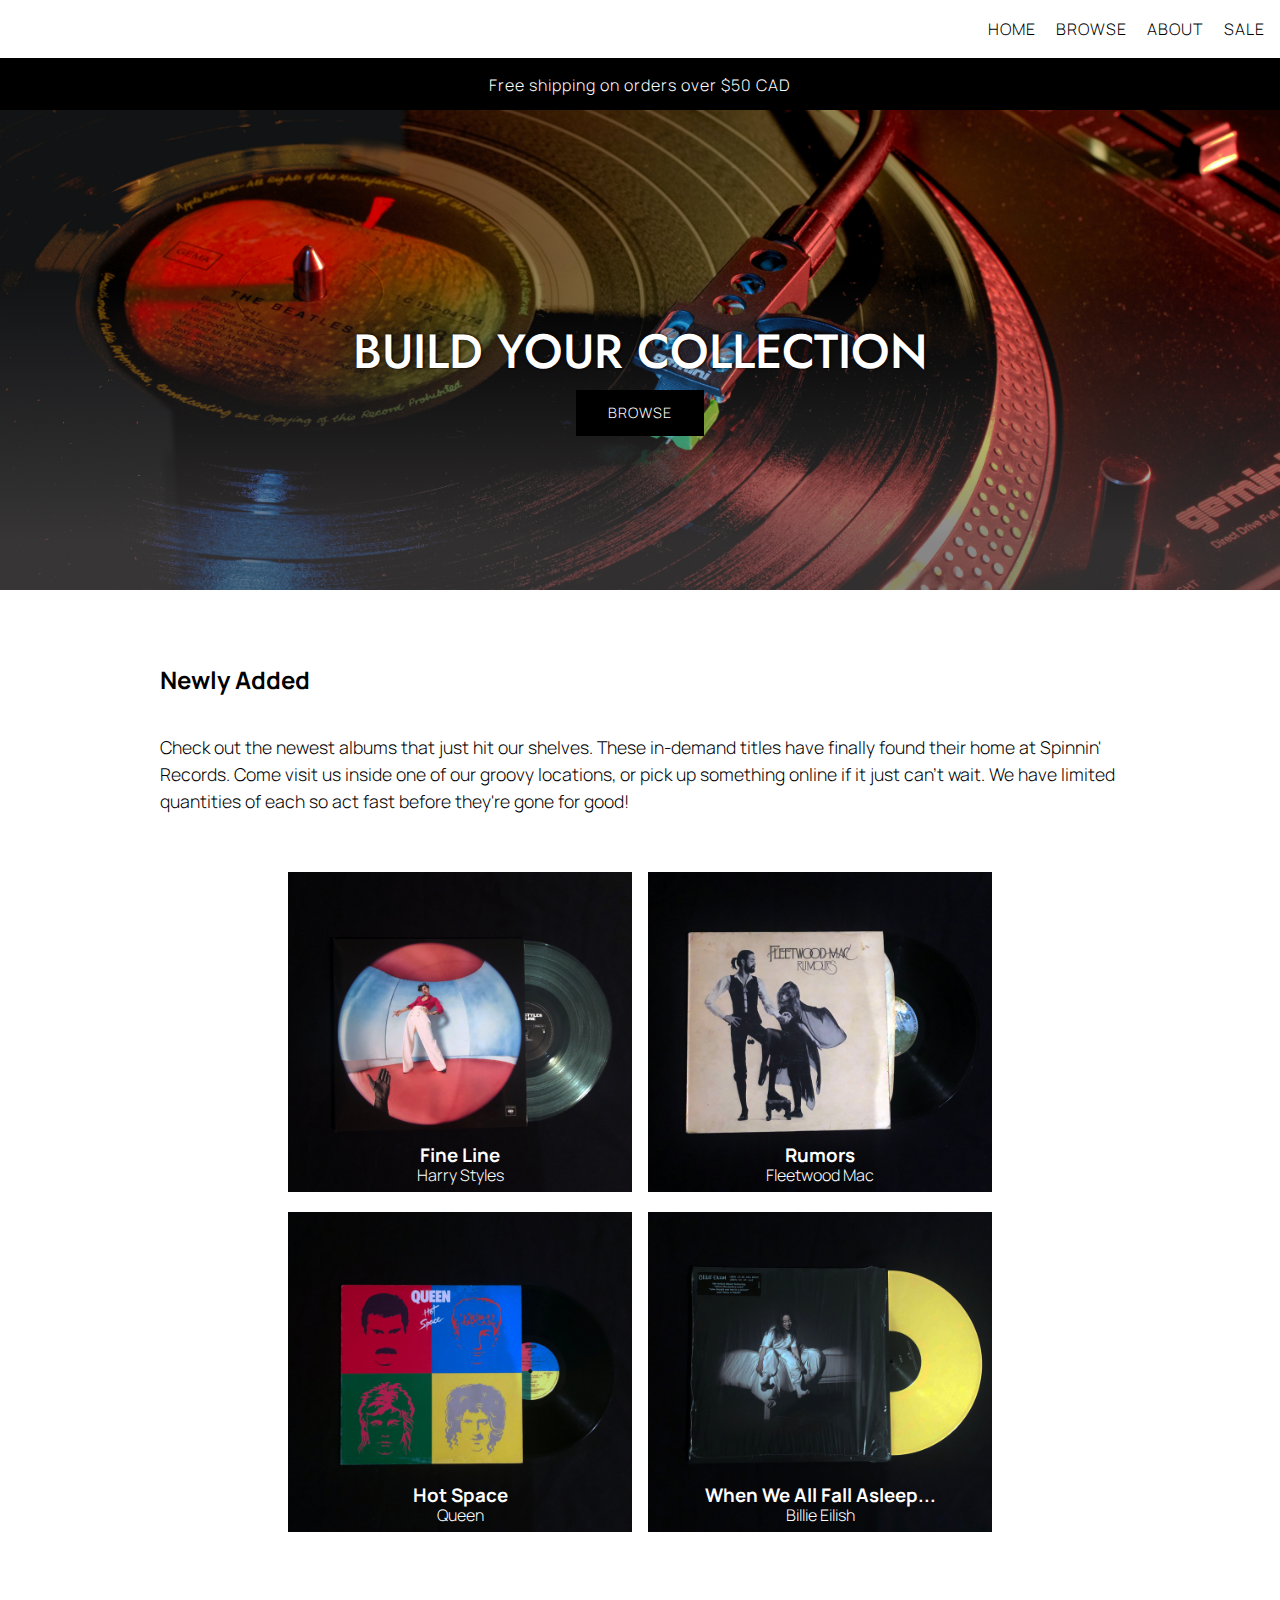
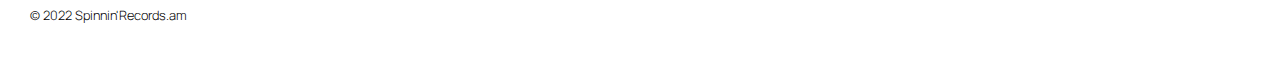
<file: index.html>
<!DOCTYPE html>
<html lang="en">
  <head>
    <meta charset="UTF-8">
    <meta http-equiv="X-UA-Compatible" content="IE=edge">
    <meta name="viewport" content="width=device-width, initial-scale=1.0">
    <link rel="stylesheet" href="https://cdnjs.cloudflare.com/ajax/libs/font-awesome/4.7.0/css/font-awesome.min.css">
    <link href="css/normalize.css" rel="stylesheet" type="text/css">
    <link href="css/styles.css" rel="stylesheet" type="text/css">
    
    <title>Spinnin' Records</title>
  </head>

  <body>
      <nav>
        <ul class="menu">
            <li class="menu-icon"><a href="#"><i class="fa fa-bars"></i></a><li>
            <li><a href="index.html">HOME</a></li>
            <li><a href="#">BROWSE</a></li>
            <li><a href="about.html">ABOUT</a></l1>
            <li><a href="#">SALE</a></l1>
        </ul>
    </nav>    

    <header>
    <div class="banner">
      <h1>Free shipping on orders over $50 CAD</h1>
    </banner>

    <div class="hero">
      <div class="hero-content">
        <h2 class="hero-text">BUILD YOUR COLLECTION</h2>
        <a href="#" class="button">BROWSE</a></button>
      </div>
    </div>
    </header>

    <section class="main">
      <h2>Newly Added</h2>
      <p>Check out the newest albums that just hit our shelves. These in-demand titles have finally found their home at Spinnin' Records. Come visit us inside one of our groovy locations, or pick up something online if it just can't wait. We have limited quantities of each so act fast before they're gone for good!  </p>
    </section>

    <section class="products">
        <div class="product">
          <img class="product-img" src="./assets/styles.jpg" alt="Fine Line by Harry Styles on vinyl"></img>
            
            <div class="product-text">
              <h3 class="product-title"><a href="product.html">Fine Line</a></h3>
              <div class="product-description">Harry Styles</div>
            </div>
        </div>

        <div class="product">
          <img class="product-img" src="./assets/fleetwood.jpg" alt="Rumors by Fleetwood Mac on vinyl"></img>
           
            <div class="product-text">
              <h3 class="product-title">Rumors</h3>
              <div class="product-description">Fleetwood Mac</div>
            </div>
        </div>

        <div class="product">
          <img class="product-img" src="./assets/queen.jpg" alt="Hot Space by Queen on vinyl"></img>
           
            <div class="product-text">
              <h3 class="product-title">Hot Space</h3>
              <div class="product-description">Queen</div>
            </div>
        </div>

        <div class="product">
            <img class="product-img" src="./assets/eilish.jpg" alt="When We All Fall Asleep Where Do We Go? by Billie Eilish on vinyl"></img>
           
            <div class="product-text">
              <h3 class="product-title">When We All Fall Asleep...</h3>
              <div class="product-description">Billie Eilish</div>
            </div>
        </div>
    </section>

    <div class="footer">
      <small>
      &copy; 2022 Spinnin'Records.am
      </small>
    </footer>
  </body>

<script src="https://code.jquery.com/jquery-3.6.1.slim.min.js" integrity="sha256-w8CvhFs7iHNVUtnSP0YKEg00p9Ih13rlL9zGqvLdePA=" crossorigin="anonymous"></script>
<script type="text/javascript" src="js/main.js"></script>
</html>
</file>
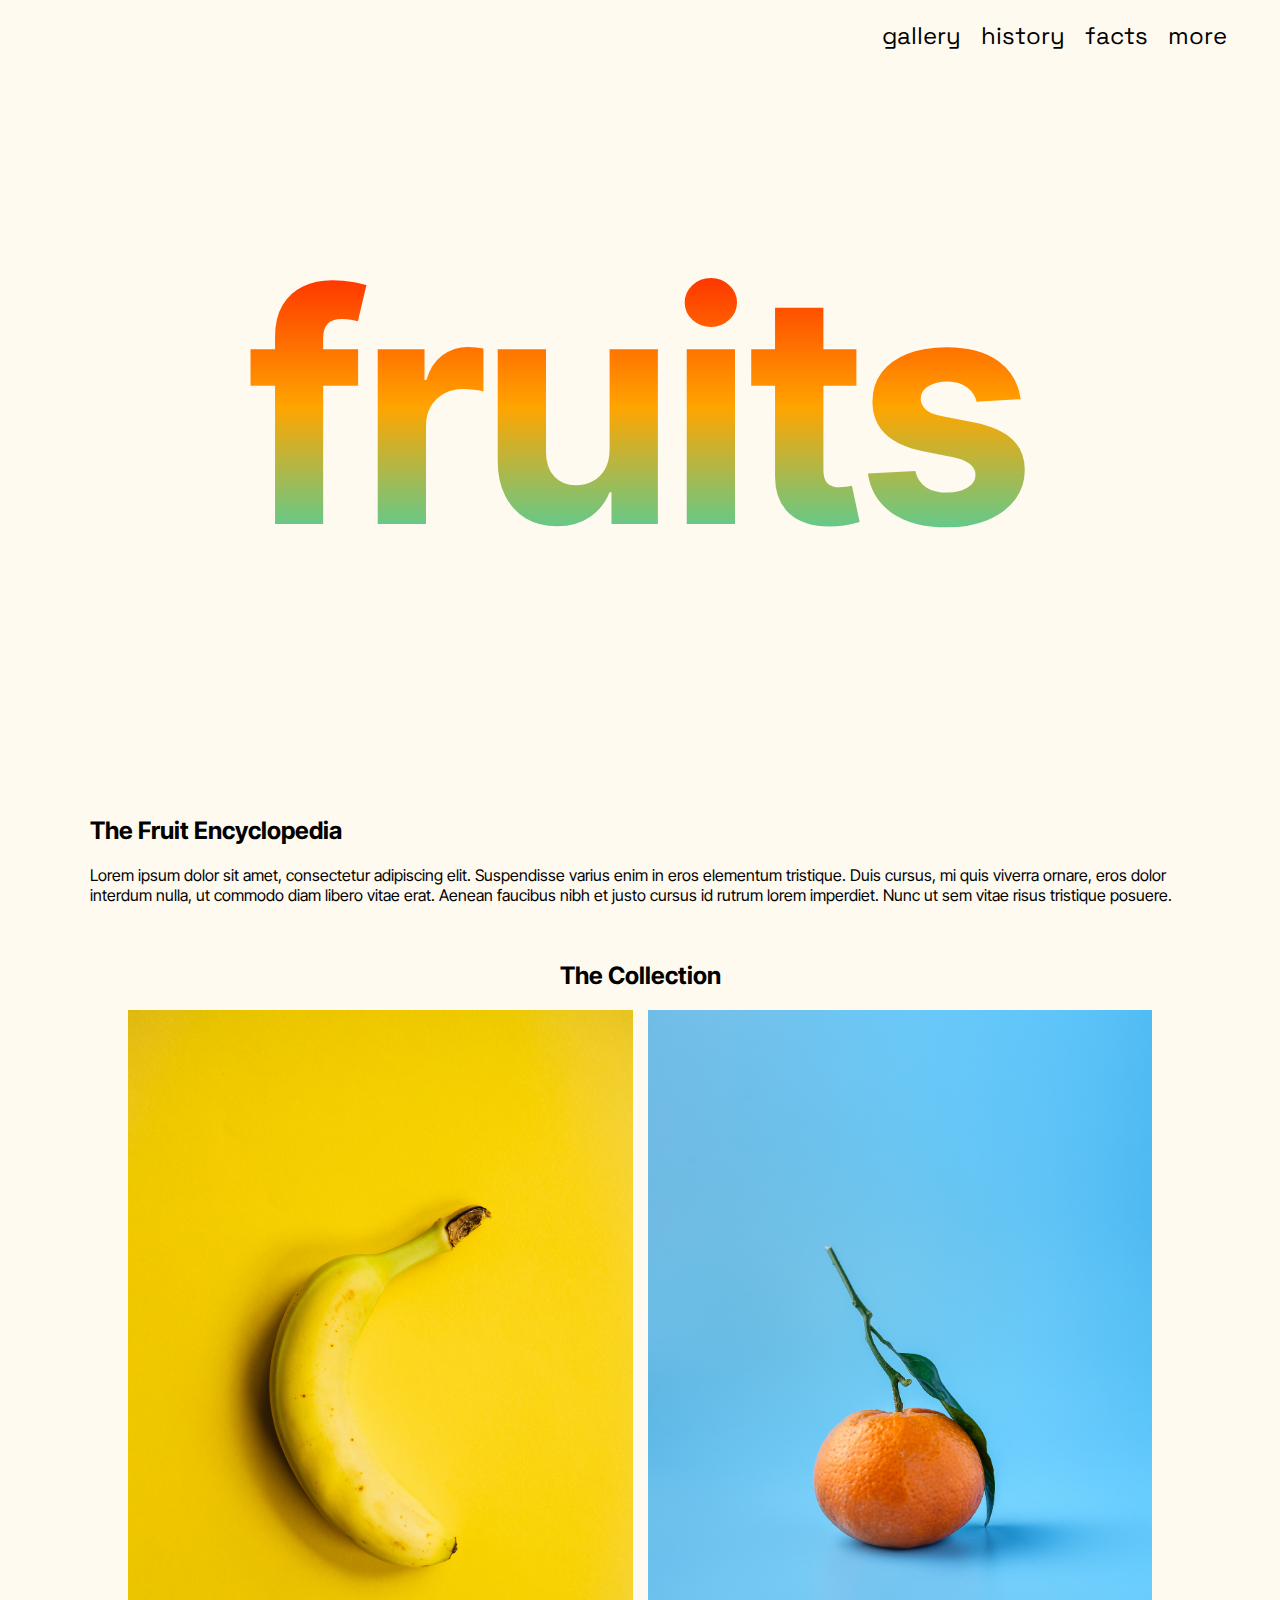
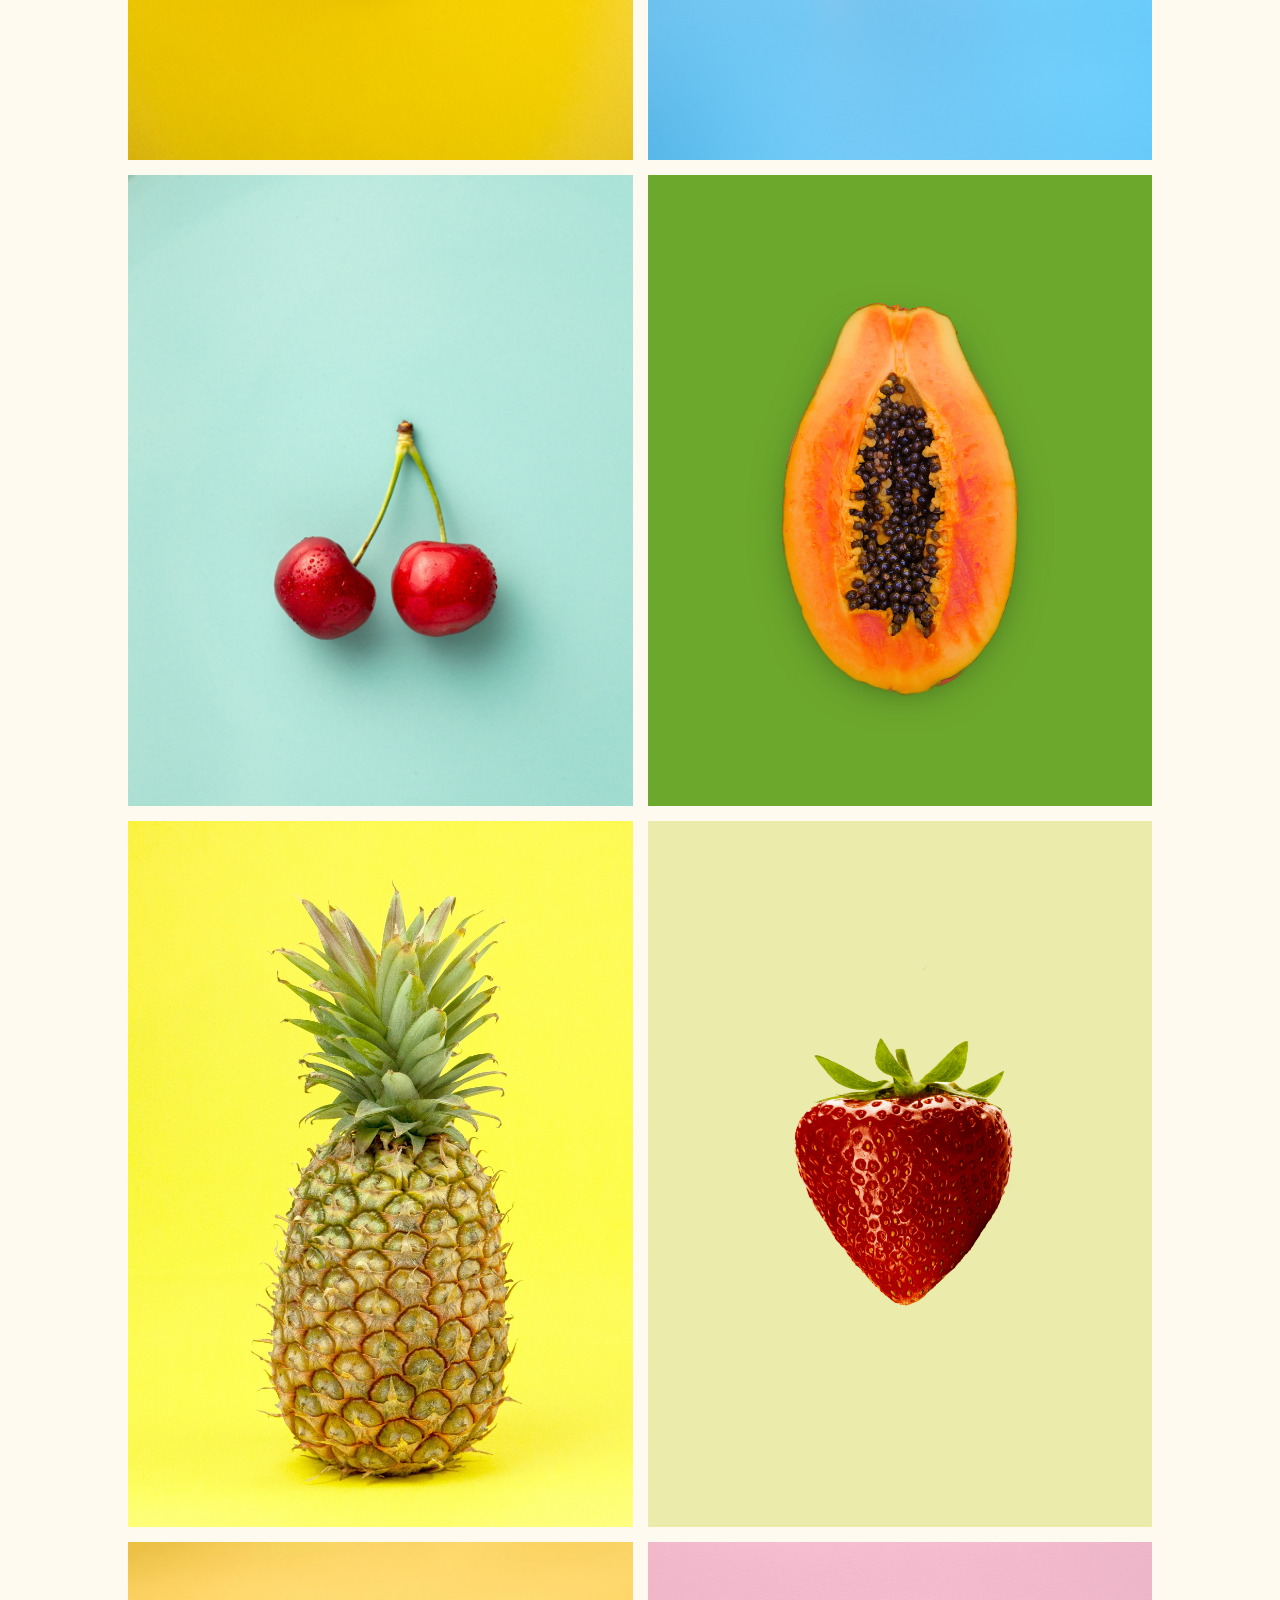
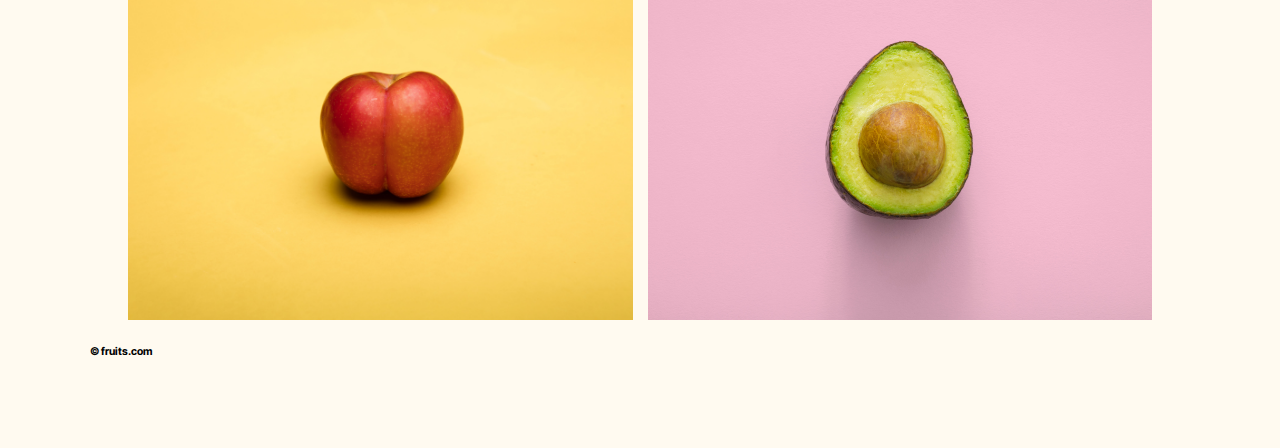
<file: viveiros_megan-A2/index.html>
<!DOCTYPE html>
<html lang="en">
<head>
    <meta charset="UTF-8">
    <meta http-equiv="X-UA-Compatible" content="IE=edge">
    <meta name="viewport" content="width=device-width, initial-scale=1.0">
    <link rel="stylesheet" href="https://cdnjs.cloudflare.com/ajax/libs/font-awesome/4.7.0/css/font-awesome.min.css">
    <link href="css/normalize.css" type="text/css" rel="stylesheet">
    <link href="css/style.css" type="text/css" rel="stylesheet">

    <title>fruits</title>
</head>

<body>
    <div class="container">

        <div class="hero">
        <h1>fruits</h1>
        </div>

        <nav>
            <ul class="menu">
                <li class="menu-icon"><a href="#"><i class="fa fa-bars"></i></a><li>
                <li><a href="#">gallery</a></li>
                <li><a href="#">history</a></li>
                <li><a href="#">facts</a></l1>
                <li><a href="#">more</a></l1>
            </ul>
        </nav>    

        <section id="main">
            <h2>The Fruit Encyclopedia</h2>
            <p>Lorem ipsum dolor sit amet, consectetur adipiscing elit. Suspendisse varius enim in eros elementum tristique. Duis cursus, mi quis viverra ornare, eros dolor interdum nulla, ut commodo diam libero vitae erat. Aenean faucibus nibh et justo cursus id rutrum lorem imperdiet. Nunc ut sem vitae risus tristique posuere. </p>
            <br>
        </section>

        <h2 class="gallery-header">The Collection</h2>
        <section id="gallery">
            <div class="grid">
                <img src="images/banana.jpg" alt="Banana">
                <img src="images/orange.jpg" alt="Orange">
                <img src="images/cherry.jpg" alt="Cherry">
                <img src="images/papaya.jpg" alt="Papaya">
                <img src="images/pineapple.jpg" alt="Pineapple">
                <img src="images/strawberry.jpg" alt="Strawberry">
                <img src="images/apple.jpg" alt="Apple">
                <img src="images/avocado.jpg" alt="Avocado">
            </div>
        </section>

        <div class="footer">
            <h6>&copy; fruits.com</h6>
        </div>
    </div>
</body>

<script src="https://code.jquery.com/jquery-3.6.1.slim.min.js" integrity="sha256-w8CvhFs7iHNVUtnSP0YKEg00p9Ih13rlL9zGqvLdePA=" crossorigin="anonymous"></script>
<script type="text/javascript" src="js/main.js"></script>
</html>
</file>
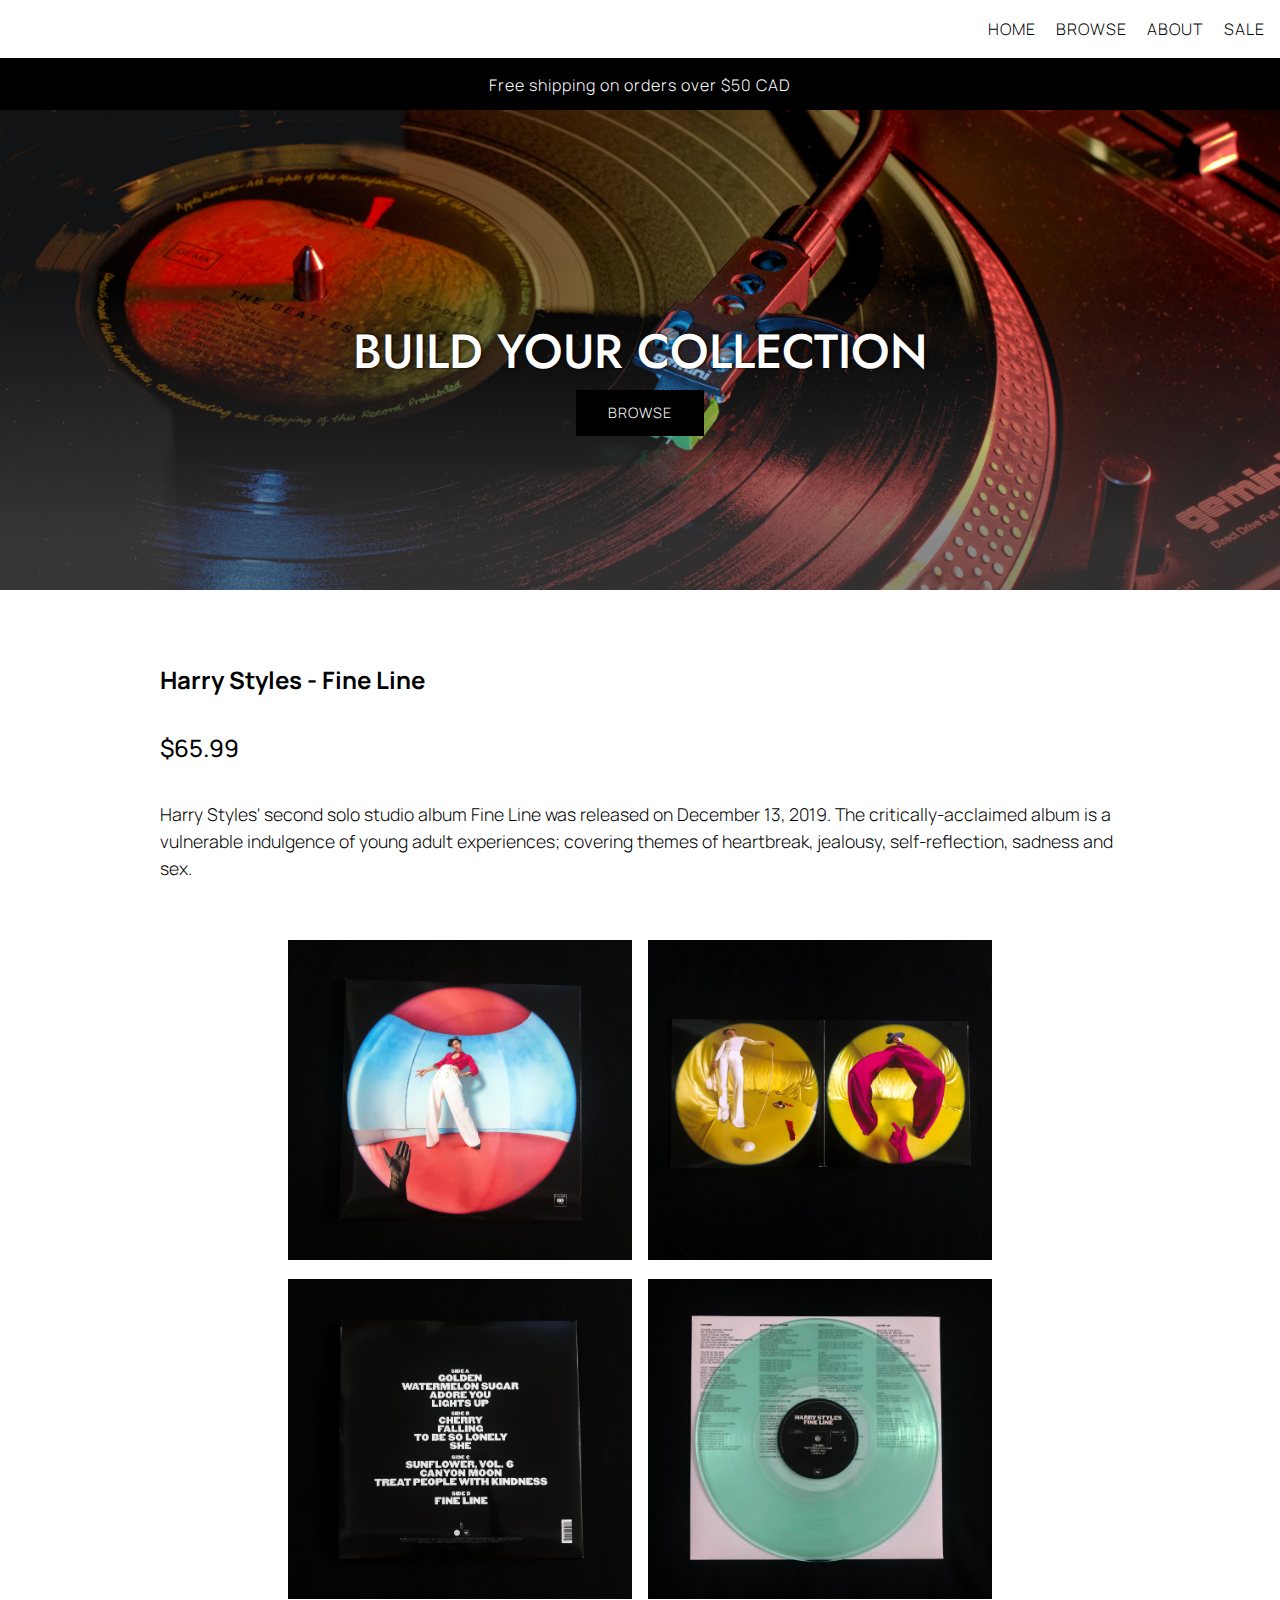
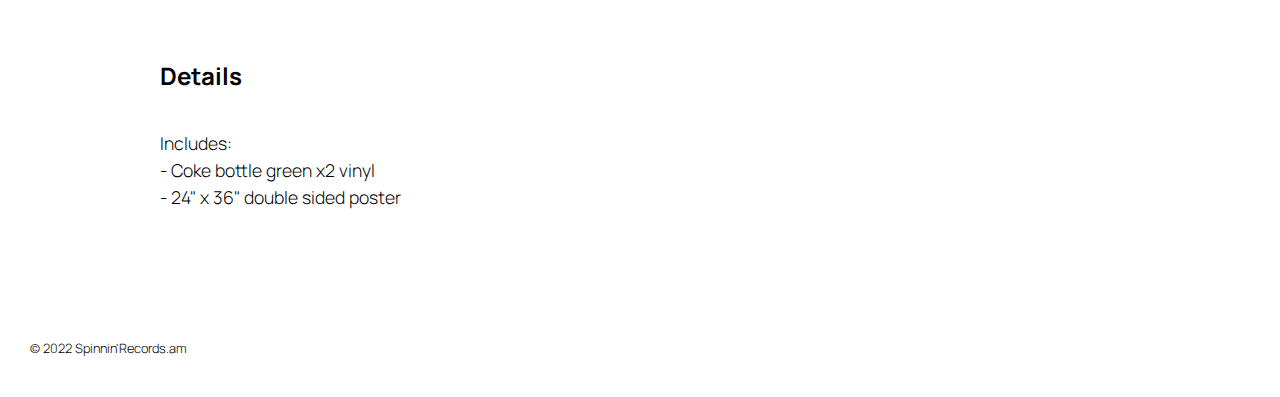
<file: product.html>
<!DOCTYPE html>
<html lang="en">
  <head>
    <meta charset="UTF-8">
    <meta http-equiv="X-UA-Compatible" content="IE=edge">
    <meta name="viewport" content="width=device-width, initial-scale=1.0">
    <link rel="stylesheet" href="https://cdnjs.cloudflare.com/ajax/libs/font-awesome/4.7.0/css/font-awesome.min.css">
    <link href="css/normalize.css" rel="stylesheet" type="text/css">
    <link href="css/styles.css" rel="stylesheet" type="text/css">
    
    <title>Spinnin' Records</title>
  </head>

  <body>
      <nav>
        <ul class="menu">
            <li class="menu-icon"><a href="#"><i class="fa fa-bars"></i></a><li>
            <li><a href="index.html">HOME</a></li>
            <li><a href="#">BROWSE</a></li>
            <li><a href="about.html">ABOUT</a></l1>
            <li><a href="#">SALE</a></l1>
        </ul>
    </nav>    

    <header>
    <div class="banner">
      <h1>Free shipping on orders over $50 CAD</h1>
    </banner>

    <div class="hero">
      <div class="hero-content">
        <h2 class="hero-text">BUILD YOUR COLLECTION</h2>
        <a href="#" class="button">BROWSE</a></button>
      </div>
    </div>
    </header>

    <section class="main">
      <h2>Harry Styles - Fine Line</h2>
      <h2 class = "price">$65.99</h2>
      <p>Harry Styles' second solo studio album Fine Line was released on December 13, 2019. The critically-acclaimed album is a vulnerable indulgence of young adult experiences; covering themes of heartbreak, jealousy, self-reflection, sadness and sex.</p>
    </section>

    <section class="products">
        <div>
          <img class="product-img" src="./assets/hs-cover.jpg" alt="The front cover of Fine Line by Harry Styles."></img>
        </div>

        <div>
          <img class="product-img" src="./assets/hs-inside.jpg" alt="The inside cover of Fine Line by Harry Styles."></img>
        </div>

        <div>
          <img class="product-img" src="./assets/hs-back.jpg" alt="The back cover of Fine Line by Harry Styles."></img>
        </div>

        <div>
            <img class="product-img" src="./assets/hs-vinyl.jpg" alt="The coke bottle green coloured vinyl of Fine Line by Harry Styles."></img>
        </div>
    </section>

    <section class="main">
        <h2>Details</h2>
        <p>Includes: <br> - Coke bottle green x2 vinyl  <br> - 24" x 36" double sided poster</p>
    </section>

    <div class="footer">
      <small>
      &copy; 2022 Spinnin'Records.am
      </small>
    </footer>
  </body>

<script src="https://code.jquery.com/jquery-3.6.1.slim.min.js" integrity="sha256-w8CvhFs7iHNVUtnSP0YKEg00p9Ih13rlL9zGqvLdePA=" crossorigin="anonymous"></script>
<script type="text/javascript" src="js/main.js"></script>
</html>
</file>
<file: css/styles.css>
@import url('https://fonts.googleapis.com/css2?family=Manrope:wght@300;500;600;700&display=swap');
@import url('https://fonts.googleapis.com/css2?family=Jost:wght@200;300;400;500&display=swap');

* {
  box-sizing: border-box;
}

body {
	font-family:'Manrope', sans-serif;
  font-weight: 300;
  background-color: rgb(255, 255, 255);
  margin: 0;
  color:rgb(0, 0, 0);
}

h1 {
  text-align: center;
  font-size: 1.6rem;
}

/* nav */

nav {
  padding-top: 0px;
  width: 100%;
  position: absolute;
  top: 0;
  background-color: white;
}

nav ul {
  list-style-type: none;
  display: flex;
  justify-content: right;
  flex-wrap: wrap;
  margin: 0;
  padding: 0;
  padding-top: 20px;
  padding-bottom: 20px;
}

nav li {
  display: inline;
  padding-right: 10px;
}

nav a {
  text-decoration: none;
  color: black;
  font-size: 1rem;
  margin: 0 5px;
  margin: 0 5px;
  letter-spacing: 1px;
}

a:hover {
  color: rgb(12, 24, 199);
}

.menu-icon {
  display: none;
}

/* banner */

.banner {
  padding-top: 65px;
  background-color: black;
}

.banner h1 {
  color: rgb(255, 255, 255);
  font-size: 1rem;
  letter-spacing: 1px;
  font-weight: 300;
}

/* hero */

.hero {
  height: 30rem;
  background-image: linear-gradient(transparent 35%, rgba(74, 71, 71, 0.66) 90%), url('../assets/hero.jpg');
  background-size: cover;
  background-position: center;
  margin: 1rem 0;
}

.button {
  background-color: #000000;
  color: white;
  border: none;
  padding: 15px 32px;
  text-align: center;
  text-decoration: none;
  display: inline-block;
  font-size: 0.9rem;
  margin: 4px 2px;
  cursor: pointer;
  letter-spacing: 1px;
}

.hero-text {
  font-family: 'Jost', sans-serif;
  font-weight: 500;
  margin: 0.4rem 0;  
  font-size: 3rem;
  color: rgb(255, 255, 255);
  text-shadow: 1px 0 3px #000;
}

.hero-content {
  max-width: 44rem;
  margin: auto;
  display: flex;
  height: 100%;
  flex-direction: column;
  justify-content: flex-end;
  align-items: center;
  padding-bottom: 150PX;
}

/* main */

.main {
  max-width: 60rem;
  margin: auto;
  padding-top: 40px;
  padding-bottom: 40px;
}

.main h2 {
  padding-bottom: 20px;
}

.main p {
  font-size: 1.1rem;
  line-height: 27px;
}

/* product gallery */

.products {
  display: grid;
  max-width: 44rem;
  margin: auto;
  grid-template-columns: repeat(2, 1fr);
  grid-template-rows: repeat(auto, 300px);
  grid-gap: 1rem;
}

.product {
  position: relative;
}

.product-img {
  width: 100%;
  height: 20rem;
  object-fit: cover;
}

.product-text {
  text-align: center;
  width: 100%;
  position: absolute;
  bottom: 6%;
  color: rgb(255, 255, 255);
  line-height: 1px;
}

.product a {
  text-decoration: none;
  color: rgb(255, 255, 255); 
}

/* product detail page */

.price {
  font-weight: 500;
}

/* about page */
/* about gallery */

.gallery {
  display: grid;
  max-width: 44rem;
  margin: auto;
  grid-template-columns: 1fr;
  grid-template-rows: repeat(auto, 300px);
  grid-gap: 1rem;
}

.gallery {
  position: relative;
}

.gallery-img {
  width: 100%;
  height: 20rem;
  object-fit: cover;
}

/* product detail page (harry styles - fine line) */
/* product detail gallery */

.hs-fineline {
  display: grid;
  max-width: 44rem;
  margin: auto;
  grid-template-columns: repeat(2, 1fr);
  grid-template-rows: repeat(auto, 300px);
  grid-gap: 1rem;
}

.hs-img {
  position: relative;
}

.hs-img {
  width: 100%;
  height: 20rem;
  object-fit: cover;
}


/* footer */

.footer {
  padding-top: 70px;
  padding-bottom: 40px;
  padding-left: 30px;
}
  
/* responsive */

/* 1024/16 = 64 */
@media screen and (max-width: 64em) {
  .main {
    max-width: 40rem;
    margin: auto;
  }
}

/* 768/16 = 48 */
@media screen and (max-width: 48em) {

  .products {
    grid-template-columns: 1fr;
  }

  .main {
    margin: 50px;
  }

  .main h2 {
    font-size: 1.2rem;
  }
  
  p {
    margin: 15px;
    font-size: 0.9rem;
    line-height: 23px;
  }

  .hero-text {
    font-size: 2.5rem;
  }

  .products {
    margin: 15px;
  }

  .gallery {
    margin: 15px;
  }

  .main {
    max-width: 30rem;
    margin: auto;
  }
}

@media screen and (max-width: 30em){

  .menu-icon {
    display: block;
    padding-bottom: 20px;
    padding-left: 15px;
  }

  nav {
    height: 60px;
    overflow: hidden;
  }

  .nav-expanded {
    height: auto;
  }

  nav li {
    flex-basis: 100%;
    line-height: 1.5em;
    padding-left: 15px;
  }

  .main {
    margin: 50px;
  }
  
  p {
    margin: 15px;
    font-size: 0.9rem;
    line-height: 23px;
  }
  
  .hero-text {
    font-size: 2rem;
    text-align: center;
  }

  .button {
    font-size: 0.7rem;
    margin: 4px 2px;
    cursor: pointer;
    letter-spacing: 1.5px;
  }

  .banner h1 {
    font-size: 0.7rem;
    letter-spacing: 1px;
  }

  .products {
    margin: 15px;
  }

  .gallery {
    margin: 15px;
  }

  .footer {
    text-align: center;
    padding-left: 0px;
  }

  .main {
    max-width: 20rem;
    margin: auto;
  }
}
</file>
<file: viveiros_megan-A2/css/style.css>
@import url('https://fonts.googleapis.com/css2?family=Inter+Tight:wght@500&display=swap');
@import url('https://fonts.googleapis.com/css2?family=Space+Grotesk:wght@400;500&display=swap');

/* defaults */

body {
  font-family: 'Inter Tight', sans-serif;
  background-color: rgb(255, 250, 240);
  margin: 7%;
}

h1 {
  text-align: center;
  font-size: 20em;
  color: rgb(20, 20, 20);
  background: -webkit-linear-gradient(red, orange, rgb(6, 223, 223));
  background-clip: text;
  -webkit-background-clip: text;
  -webkit-text-fill-color: transparent;
}

/* nav */

nav {
  background-color: none;
  padding-top: 20px;
  width: 90%;
  position: absolute;
  top: 0;
}

nav ul {
  list-style-type: none;
  display: flex;
  justify-content: right;
  flex-wrap: wrap;
  margin: 0;
  padding: 0;
}

nav li {
  background-color: none;
  display: inline;
  padding-right: 10px;
}

nav a {
  text-decoration: none;
  color: black;
  font-family: 'Space Grotesk', sans-serif;
  font-weight: 400;
  font-size: 1.5em;
  margin: 0 5px;
  margin: 0 5px;
}

a:hover {
  color: red;
}

/* menu icon */

.menu-icon {
  display: none;
}

/* gallery grid */

.gallery-header {
  text-align: center;
}

#gallery {
  text-align: center;
}

.grid {
  max-width: 64rem;
  margin: auto;

  display: grid;
  grid-template-columns: 1fr 1fr;
  grid-gap: 15px;
  position: relative;
}

.grid img {
  width: 100%;
  height: 100%;
  object-fit: cover;
}

/* responsive */

@media screen and (max-width: 64em){
  h1 {
    font-size: 10em;
  }

  nav a {
    font-size: 1em;
  }
}
  
@media screen and (max-width: 48em){
  h1 {
    font-size: 8em;
  }

  h2 {
    font-size: 1.3em;
  }

  p {
    font-size: 0.9em;
  }

  nav a {
    font-size: 0.8em;
  }
}
  
@media screen and (max-width: 30em){
  h1 {
    font-size: 4em;
  }

  h2 {
    font-size: 1.2em;
  }
    
  p {
    font-size: 0.8em;
  }

  .menu-icon {
    display: block;
  }
    
  nav {
    height: 20px;
    overflow: hidden;
    padding-top: 0px;
  }
    
  .nav-expanded {
    height: 100px;
  }

  nav a {
    font-size: 0.8em;
  }
    
  nav li {
    flex-basis: 100%;
  }

  .grid {
    grid-template-columns: 1fr;
  }
}
</file>
